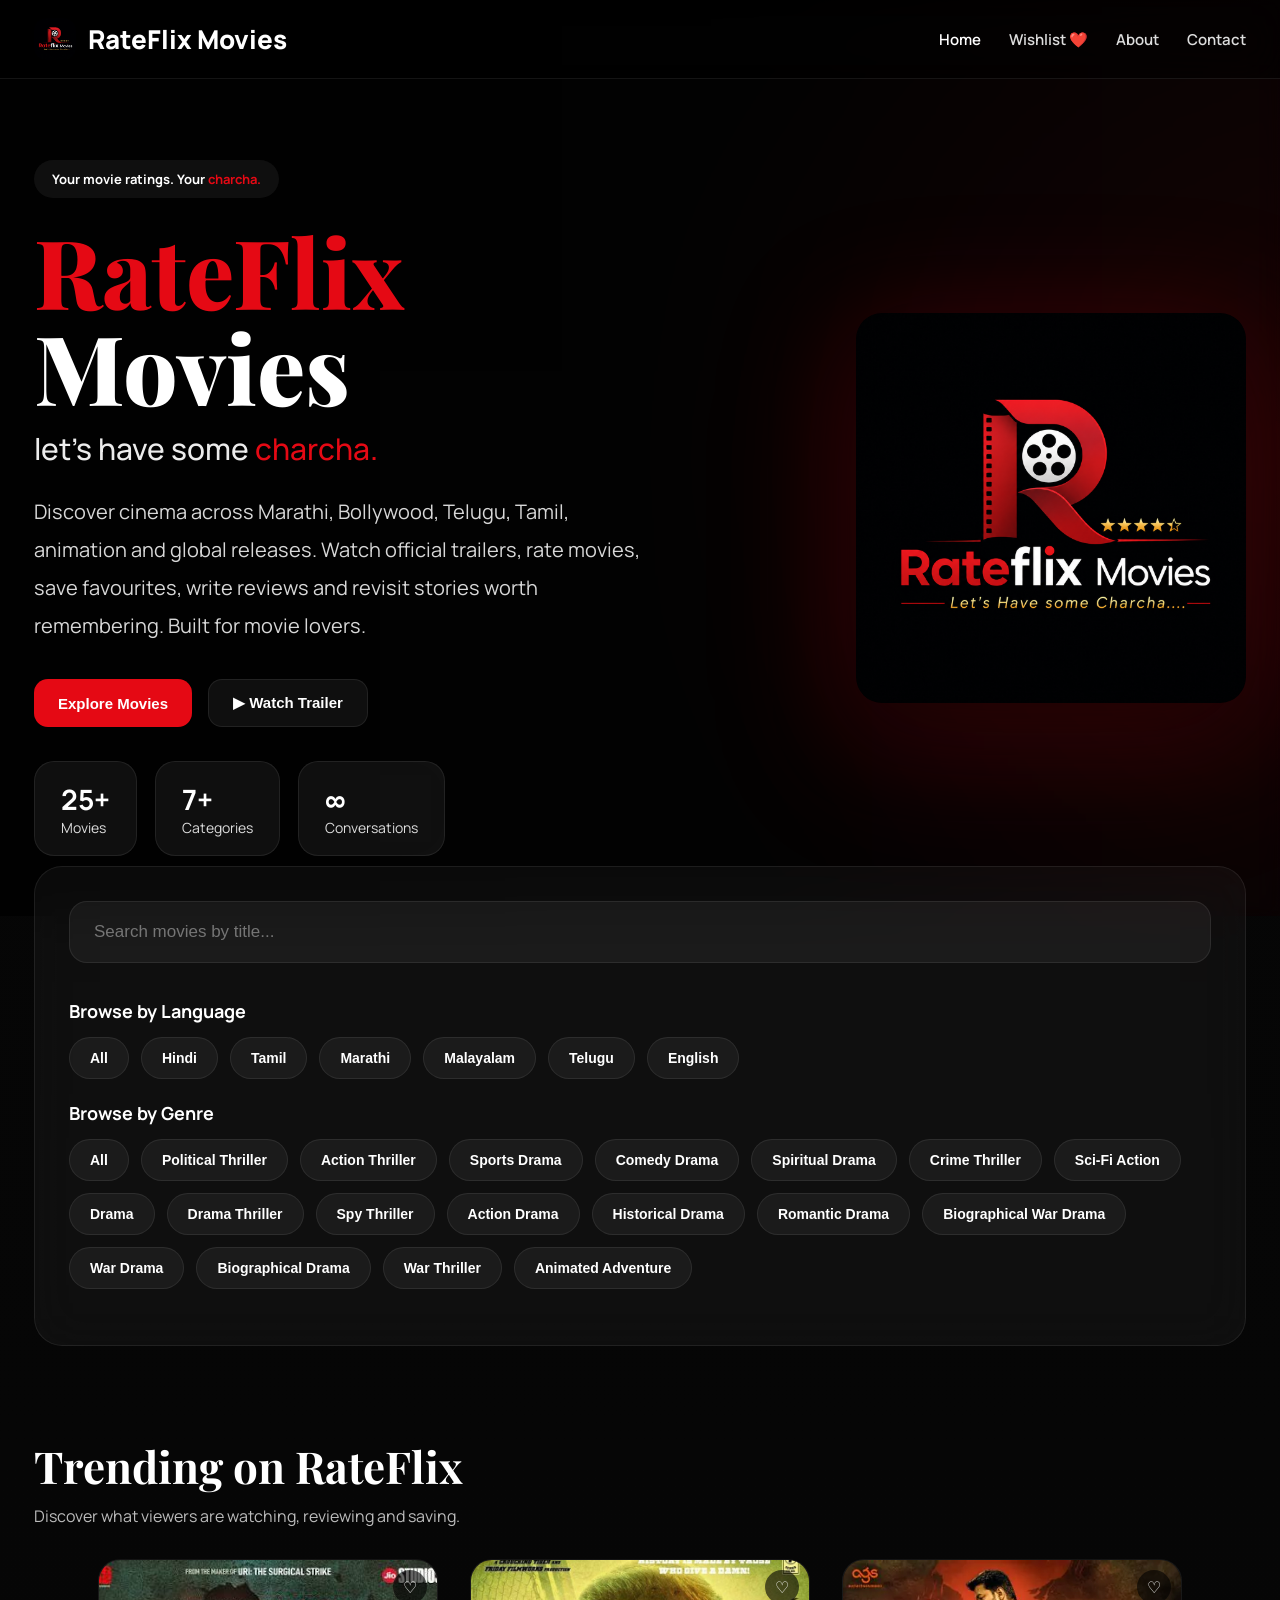
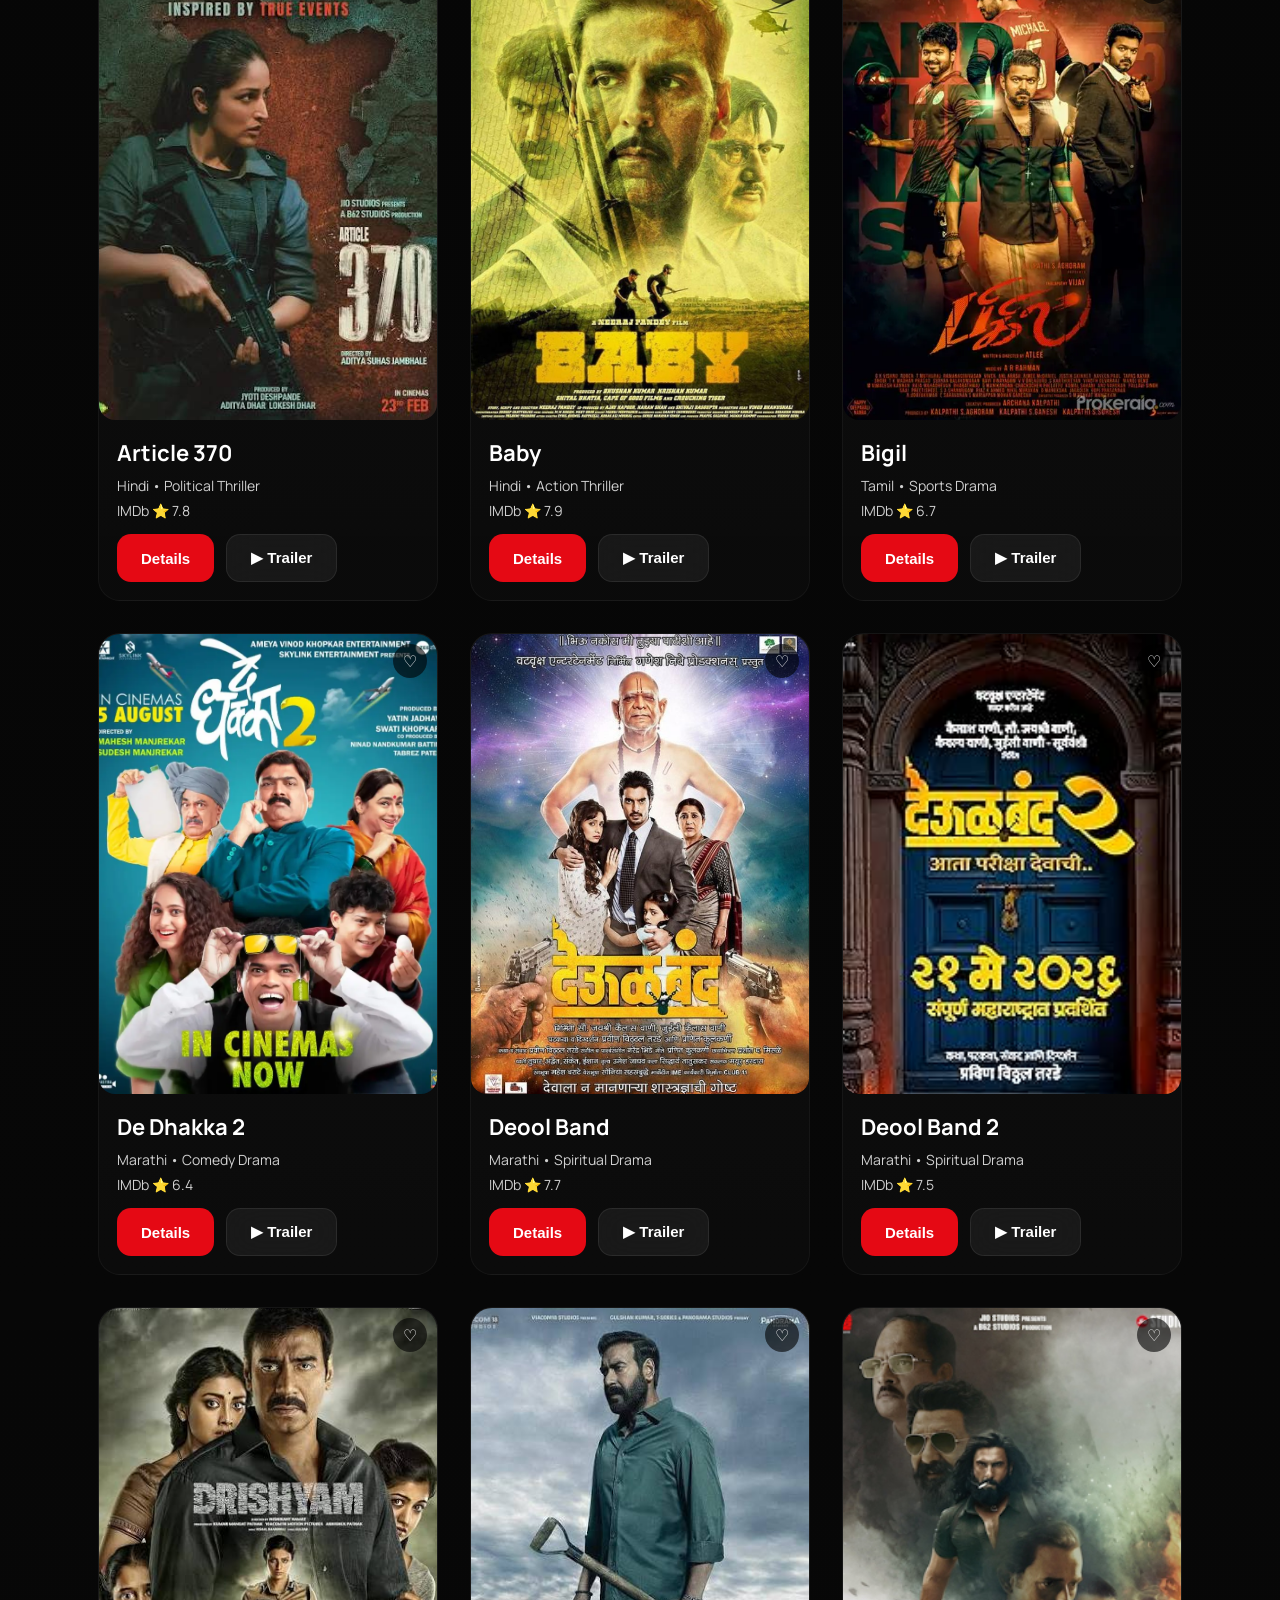
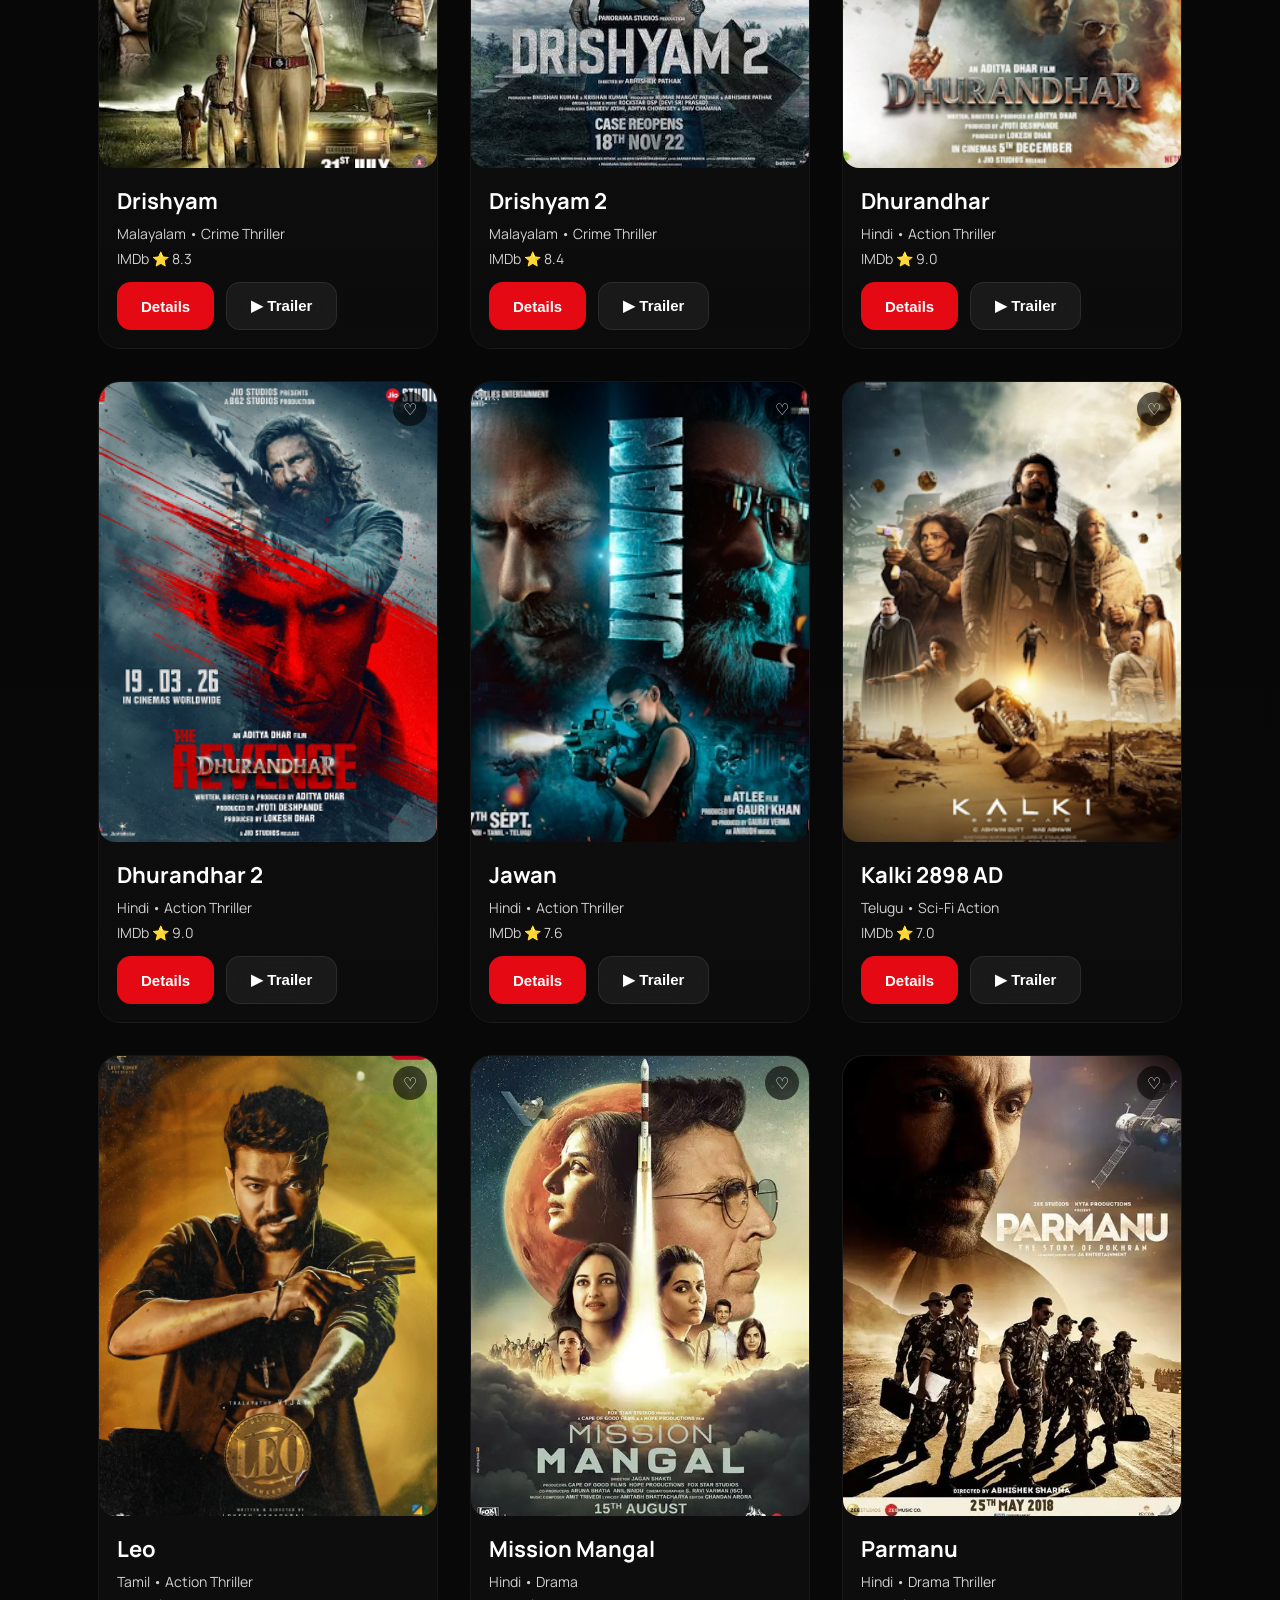
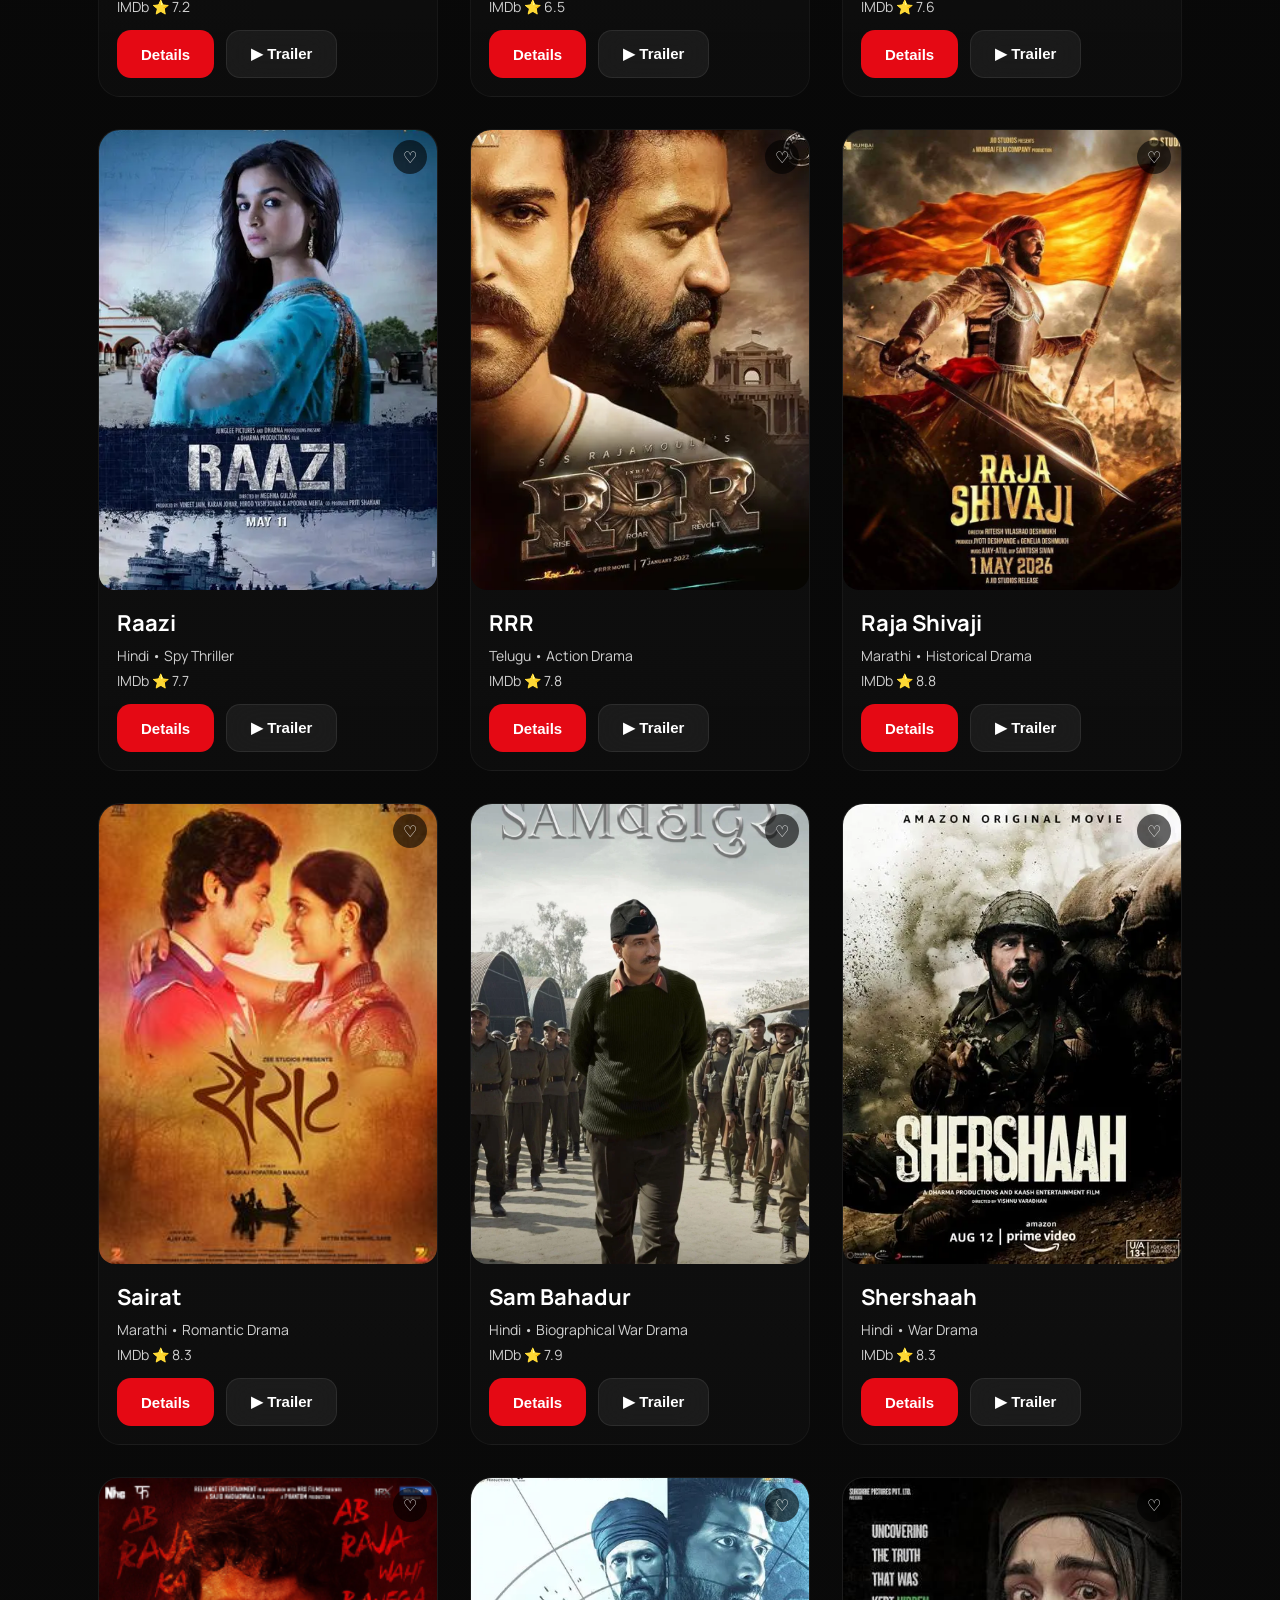
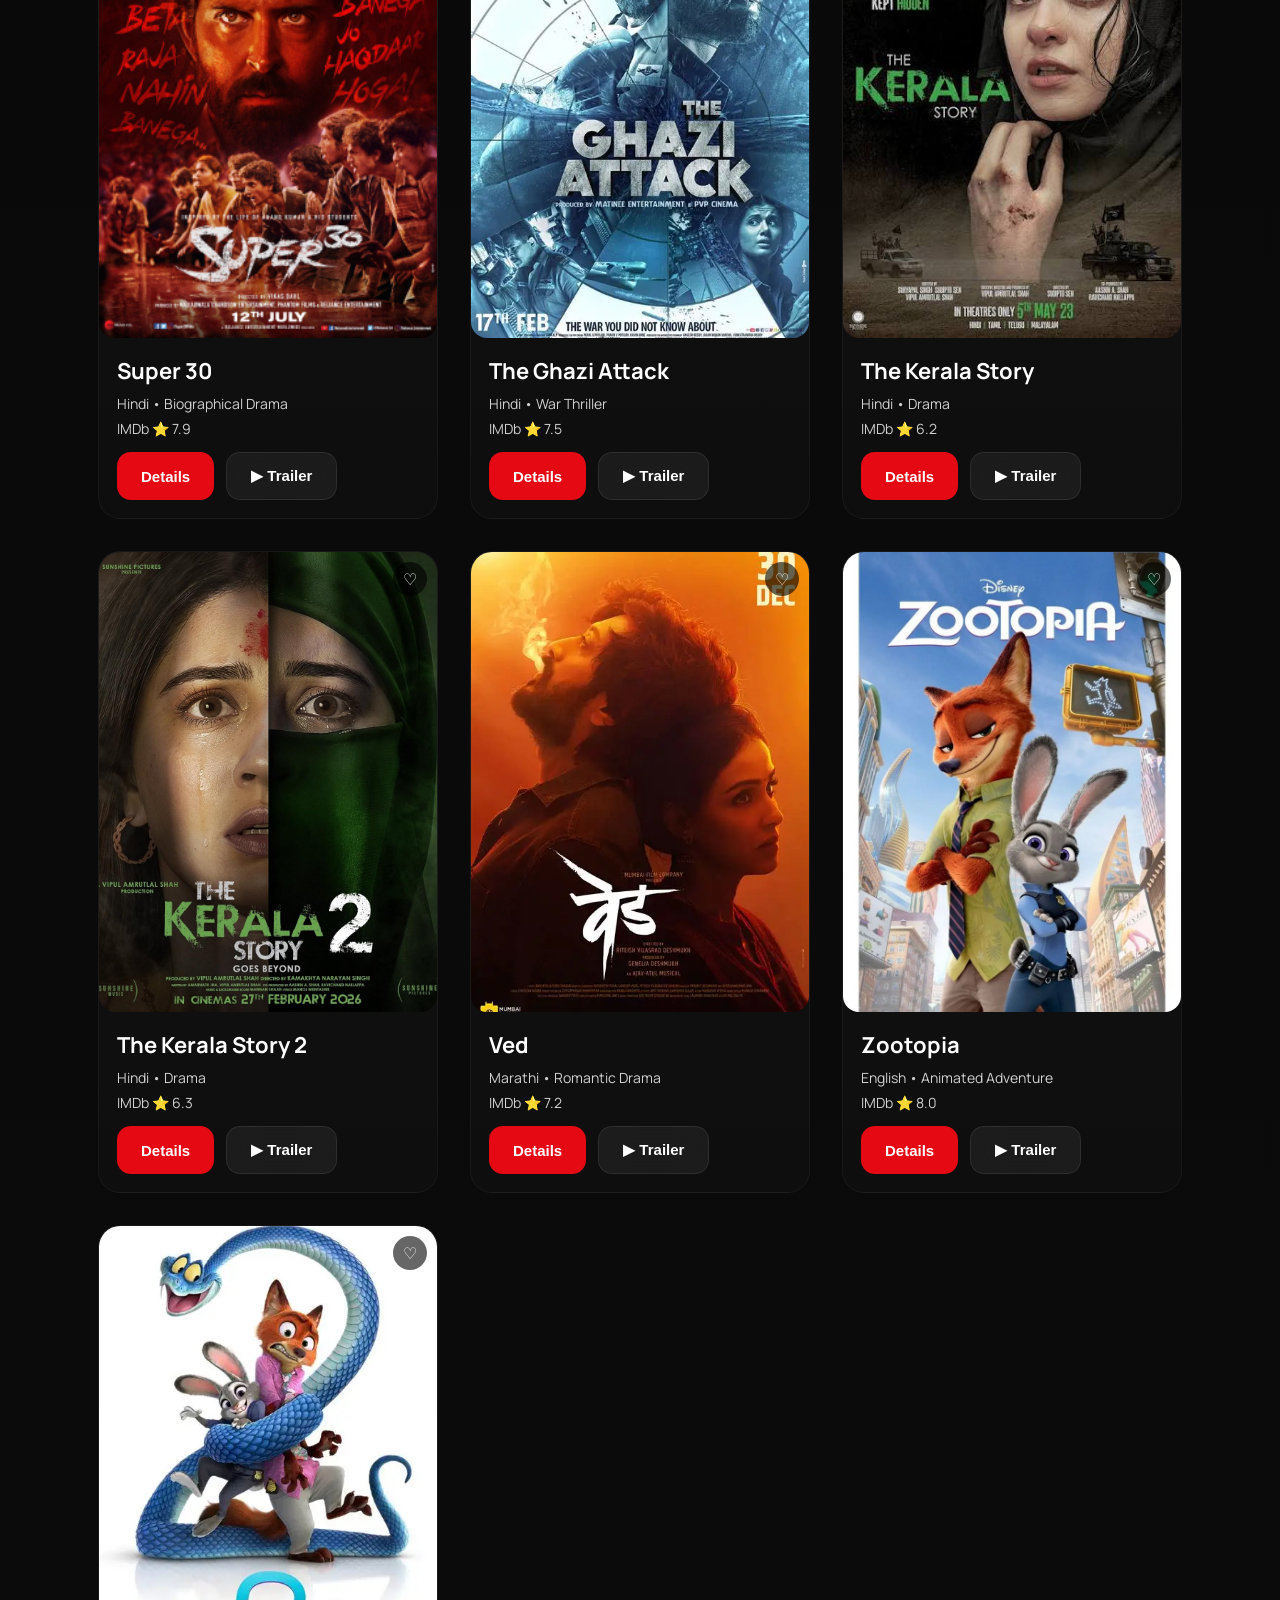
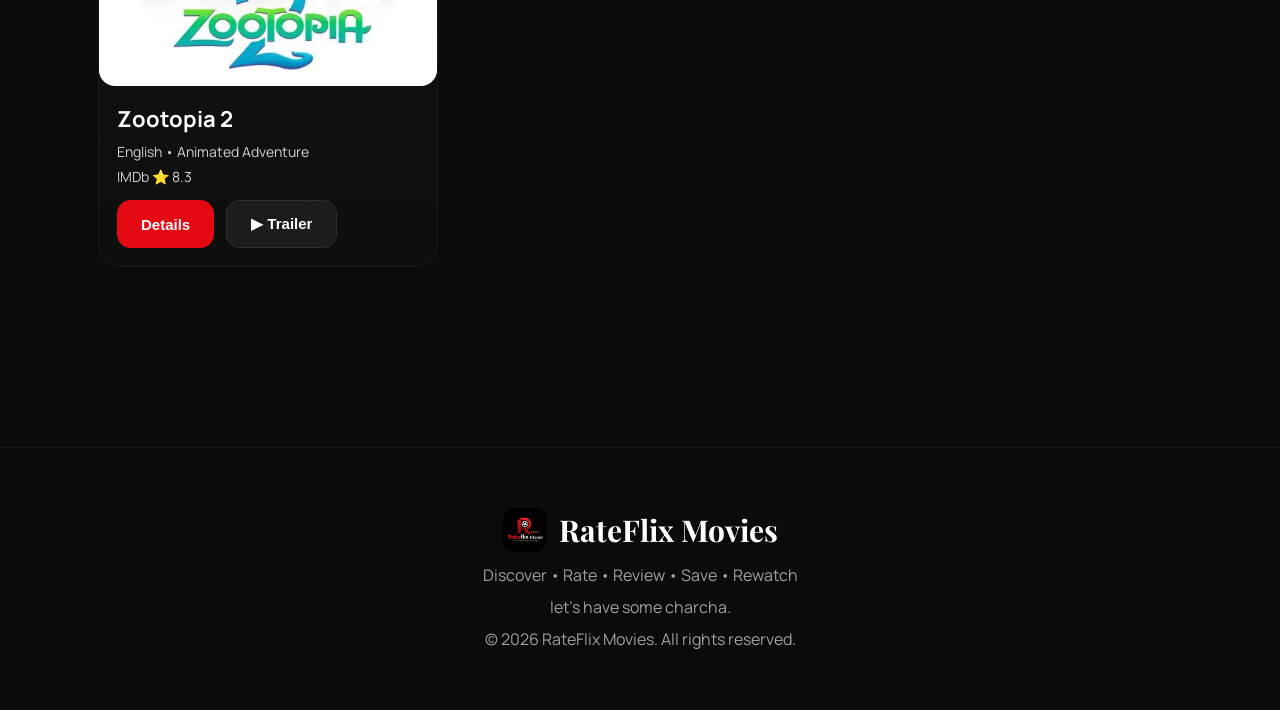
<file: index.html>
<!DOCTYPE html>
<html lang="en">

<head>
<meta charset="UTF-8"/>

<meta
name="viewport"
content="width=device-width, initial-scale=1.0"
/>

<title>RateFlix Movies</title>

<link rel="preconnect" href="https://fonts.googleapis.com">
<link rel="preconnect" href="https://fonts.gstatic.com" crossorigin>

<link
href="https://fonts.googleapis.com/css2?family=Manrope:wght@400;500;600;700;800&family=Playfair+Display:wght@700;800&display=swap"
rel="stylesheet"
/>

<link
rel="icon"
type="image/jpg"
href="images/rateflixfevicon.jpg"
/>

<link
rel="stylesheet"
href="style.css"
/>

</head>

<body>

<nav class="navbar">

<div class="nav-container">

<a
href="index.html"
class="brand-logo"
>

<img
src="images/rateflixfevicon.jpg"
alt="RateFlix Movies"
/>

<span>

RateFlix Movies

</span>

</a>

<div class="nav-links">

<a
href="index.html"
class="active"
>
Home
</a>

<a href="wishlist.html">
Wishlist ❤️
</a>

<a href="about.html">
About
</a>

<a href="contact.html">
Contact
</a>

</div>

</div>

</nav>



<header class="hero">

<div class="hero-overlay"></div>

<div class="hero-container">

<div class="hero-left">

<div class="hero-badge">

Your movie ratings.
Your
<span class="highlight-red">

charcha.

</span>

</div>

<h1>

<span class="highlight-red">

RateFlix

</span>

Movies

</h1>

<p class="hero-tagline">

let’s have some
<span class="highlight-red">

charcha.

</span>

</p>

<p class="hero-description">

Discover cinema across Marathi, Bollywood, Telugu, Tamil, animation and global releases.

Watch official trailers, rate movies, save favourites, write reviews and revisit stories worth remembering.

Built for movie lovers.

</p>

<div class="hero-buttons">

<button
class="primary-btn"
onclick="scrollToMovies()"
>
Explore Movies
</button>

<button
class="secondary-btn"
onclick="openFeaturedTrailer()"
>
▶ Watch Trailer
</button>

</div>

<div class="hero-stats">

<div class="stat-box">

<h3>
25+
</h3>

<p>
Movies
</p>

</div>

<div class="stat-box">

<h3>
7+
</h3>

<p>
Categories
</p>

</div>

<div class="stat-box">

<h3>
∞
</h3>

<p>
Conversations
</p>

</div>

</div>

</div>



<div class="hero-right">

<img
src="images/rateflixfevicon.jpg"
alt="RateFlix"
class="hero-brand-image"
/>

</div>

</div>

</header>



<section class="discover-panel">

<div class="search-wrapper">

<input
id="searchInput"
type="text"
placeholder="Search movies by title..."
autocomplete="off"
/>

</div>


<div class="filter-wrapper">

<h3>

Browse by Language

</h3>

<div
id="languageFilters"
class="filter-row"
></div>

</div>


<div class="filter-wrapper">

<h3>

Browse by Genre

</h3>

<div
id="genreFilters"
class="filter-row"
></div>

</div>

</section>



<section
id="moviesSection"
class="movies-section"
>

<div class="section-heading">

<h2>

Trending on RateFlix

</h2>

<p>

Discover what viewers are watching, reviewing and saving.

</p>

</div>

<div
id="movieGrid"
class="movie-grid"
></div>

</section>



<div
id="modal"
class="modal hidden"
>

<div class="modal-content">

<button
id="closeModal"
class="close-modal"
>

✕

</button>

<div id="modalBody"></div>

</div>

</div>

<footer class="footer">

<div class="footer-brand">

<img
src="images/rateflixfevicon.jpg"
alt="RateFlix Movies"
/>

<h3>

RateFlix Movies

</h3>

</div>

<p>

Discover • Rate • Review • Save • Rewatch

</p>

<p>

let’s have some charcha.

</p>

<p class="copyright">

© 2026 RateFlix Movies. All rights reserved.

</p>

</footer>

<script src="script.js"></script>

</body>
</html>
</file>
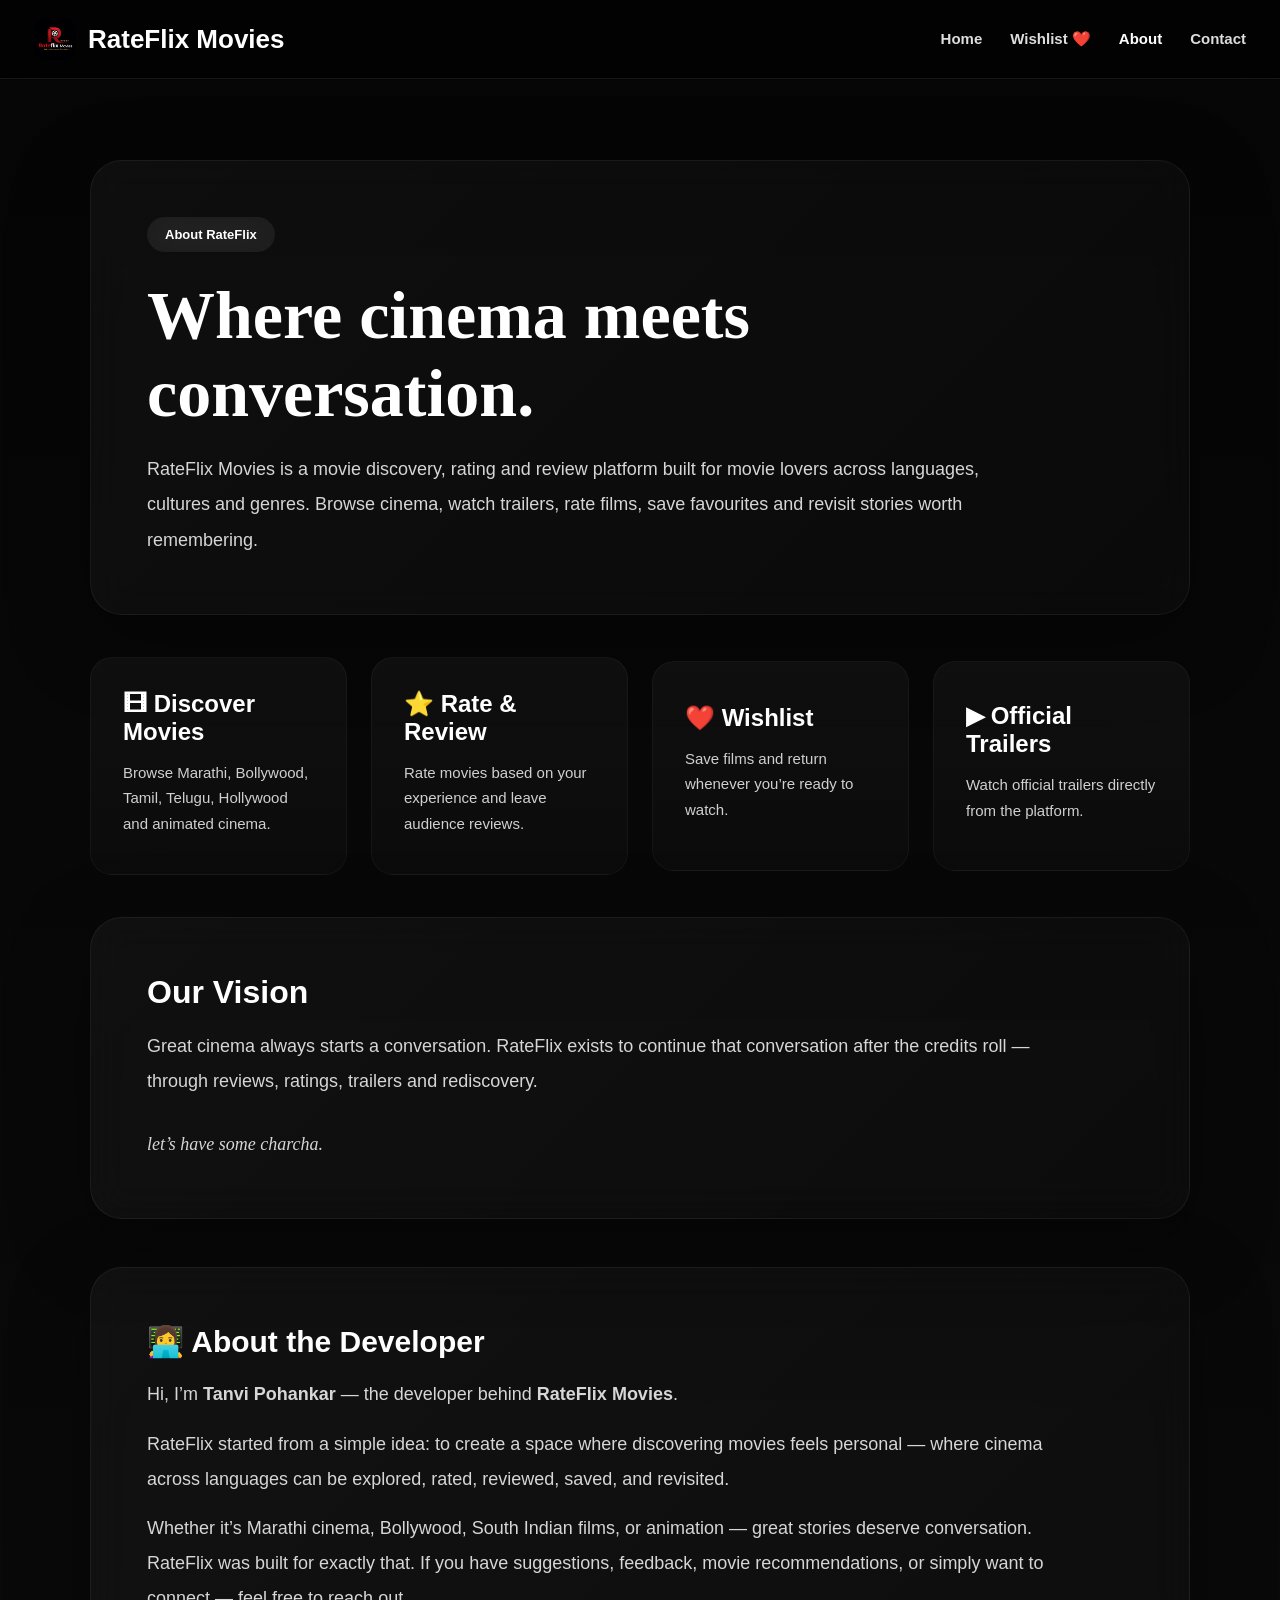
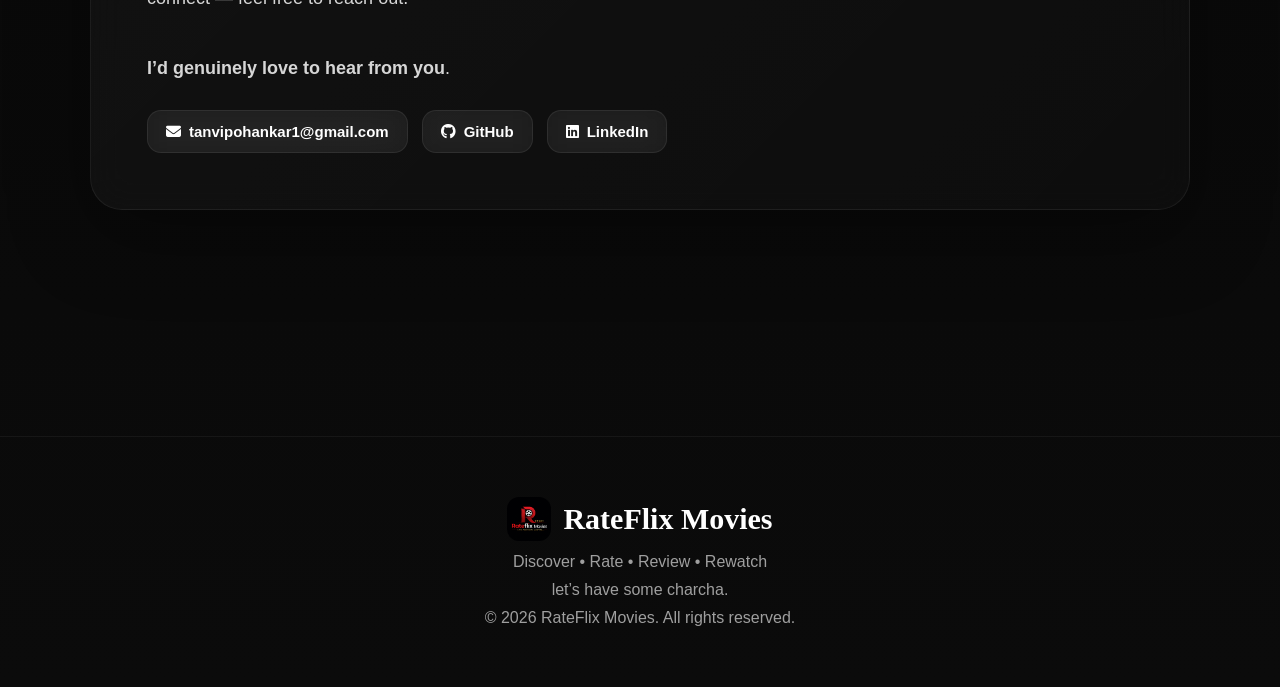
<file: about.html>
<!DOCTYPE html>
<html lang="en">

<head>
<link
rel="stylesheet"
href="https://cdnjs.cloudflare.com/ajax/libs/font-awesome/6.5.2/css/all.min.css"
/>
<meta charset="UTF-8"/>

<meta
name="viewport"
content="width=device-width, initial-scale=1.0"
/>

<title>About • RateFlix Movies</title>

<link
rel="icon"
type="image/jpg"
href="images/rateflixfevicon.jpg"
/>

<link rel="stylesheet" href="style.css"/>

</head>

<body>

<nav class="navbar">

<div class="nav-container">

<a href="index.html" class="brand-logo">

<img
src="images/rateflixfevicon.jpg"
alt="RateFlix Movies"
/>

<span>

RateFlix Movies

</span>

</a>

<div class="nav-links">

<a href="index.html">Home</a>
<a href="wishlist.html">Wishlist ❤️</a>
<a href="about.html" class="active">About</a>
<a href="contact.html">Contact</a>

</div>

</div>

</nav>



<section class="page">

<div class="about-container">

<div class="hero-badge">

About RateFlix

</div>

<h2>

Where cinema meets conversation.

</h2>

<p>

RateFlix Movies is a movie discovery, rating and review platform built for movie lovers across languages, cultures and genres.

Browse cinema, watch trailers, rate films, save favourites and revisit stories worth remembering.

</p>

</div>



<div class="about-features-grid">

<div class="movie-card">
<div class="movie-info">

<h3>🎞 Discover Movies</h3>

<p>

Browse Marathi, Bollywood, Tamil, Telugu, Hollywood and animated cinema.

</p>

</div>
</div>


<div class="movie-card">
<div class="movie-info">

<h3>⭐ Rate & Review</h3>

<p>

Rate movies based on your experience and leave audience reviews.

</p>

</div>
</div>


<div class="movie-card">
<div class="movie-info">

<h3>❤️ Wishlist</h3>

<p>

Save films and return whenever you’re ready to watch.

</p>

</div>
</div>


<div class="movie-card">
<div class="movie-info">

<h3>▶ Official Trailers</h3>

<p>

Watch official trailers directly from the platform.

</p>

</div>
</div>

</div>



<div class="about-container">

<h3>

Our Vision

</h3>

<p>

Great cinema always starts a conversation.

RateFlix exists to continue that conversation after the credits roll — through reviews, ratings, trailers and rediscovery.

</p>

<p class="about-quote">

let’s have some charcha.

</p>

</div>
<div class="about-container developer-section">

<h3>👩‍💻 About the Developer</h3>

<p>
Hi, I’m <strong>Tanvi Pohankar</strong> — the developer behind
<strong>RateFlix Movies</strong>.
</p>

<p>
RateFlix started from a simple idea:
to create a space where discovering movies feels personal —
where cinema across languages can be explored, rated, reviewed,
saved, and revisited.
</p>

<p>
Whether it’s Marathi cinema, Bollywood, South Indian films,
or animation — great stories deserve conversation.

RateFlix was built for exactly that.

If you have suggestions, feedback, movie recommendations,
or simply want to connect 
— feel free to reach out.
</br>
</br>

<strong>I’d genuinely love to hear from you</strong>.
</p>

<div class="developer-links">

<a href="mailto:tanvipohankar1@gmail.com">
<i class="fa-solid fa-envelope"></i>
<span>tanvipohankar1@gmail.com</span>
</a>

<a href="https://github.com/tanvipohankar-004" target="_blank">
<i class="fa-brands fa-github"></i>
<span>GitHub</span>
</a>

<a href="https://www.linkedin.com/in/tanvi-pohankar-6386682b6/" target="_blank">
<i class="fa-brands fa-linkedin"></i>
<span>LinkedIn</span>
</a>

</div>

</div>

</section>


<footer class="footer">

<div class="footer-brand">
<img src="images/rateflixfevicon.jpg" alt="RateFlix"/>
<h3>RateFlix Movies</h3>
</div>

<p>Discover • Rate • Review • Rewatch</p>

<p>let’s have some charcha.</p>

<p class="copyright">
© 2026 RateFlix Movies. All rights reserved.
</p>

</footer>
</body>
</html>
</file>
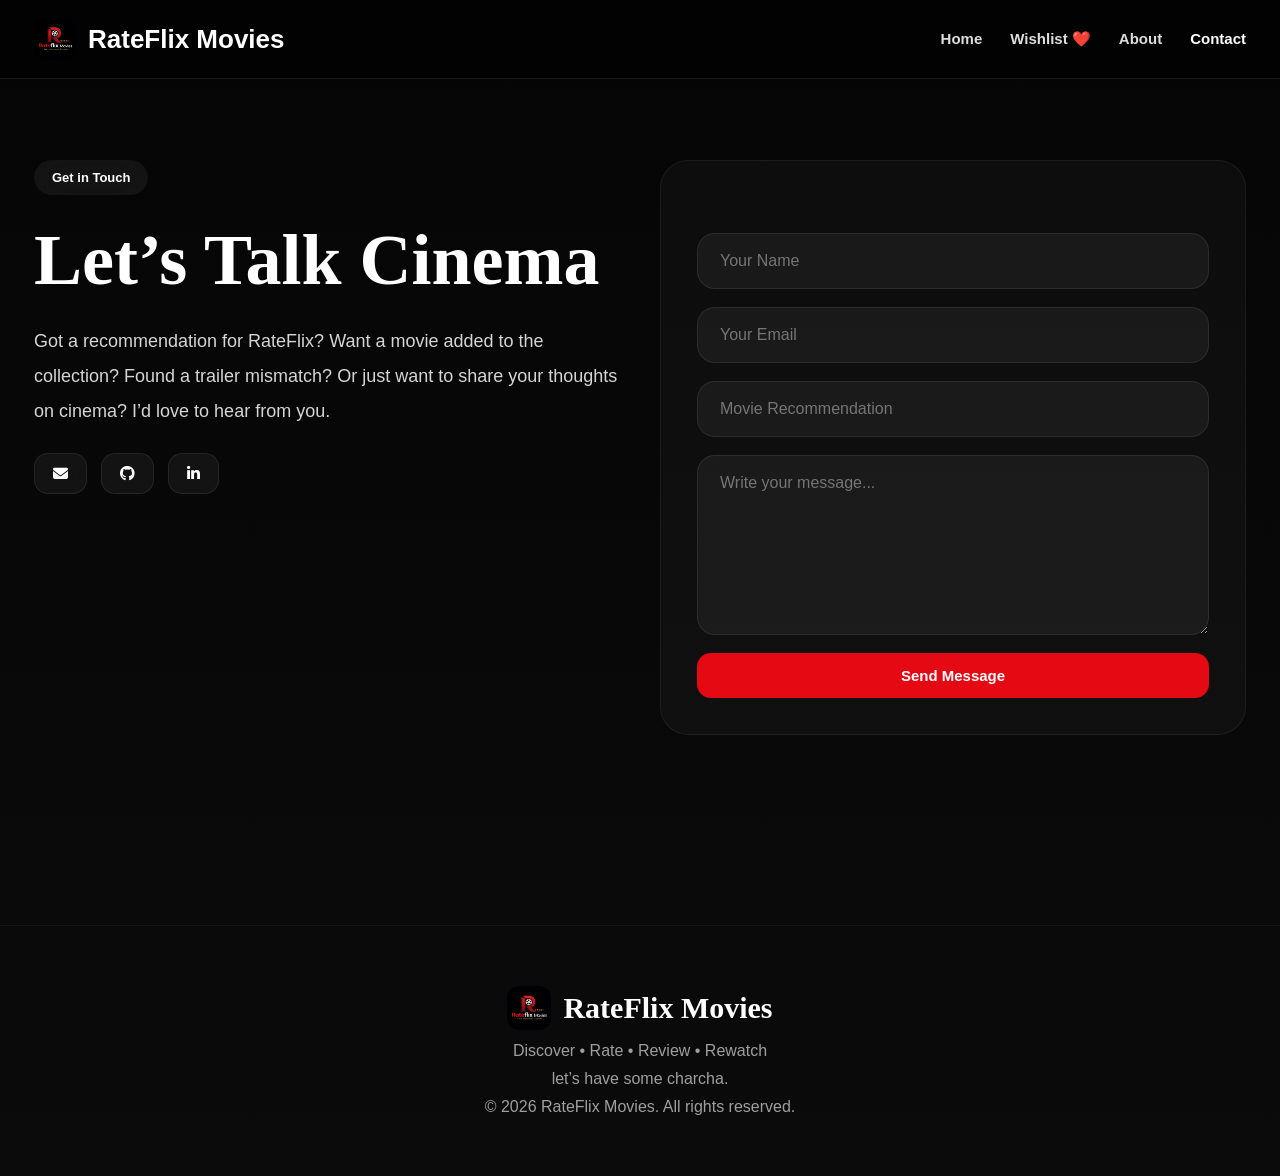
<file: contact.html>
<!DOCTYPE html>
<html lang="en">
<head>
<meta charset="UTF-8" />
<meta name="viewport" content="width=device-width, initial-scale=1.0"/>

<title>Contact • RateFlix Movies</title>

<link rel="icon" type="image/jpg" href="images/rateflixfevicon.jpg"/>

<link rel="stylesheet" href="style.css"/>

<link
rel="stylesheet"
href="https://cdnjs.cloudflare.com/ajax/libs/font-awesome/6.5.2/css/all.min.css"
/>

</head>

<body>

<nav class="navbar">
<div class="nav-container">

<a href="index.html" class="brand-logo">
<img src="images/rateflixfevicon.jpg" alt="RateFlix"/>
<span>RateFlix Movies</span>
</a>

<div class="nav-links">
<a href="index.html">Home</a>
<a href="wishlist.html">Wishlist ❤️</a>
<a href="about.html">About</a>
<a href="contact.html" class="active">Contact</a>
</div>

</div>
</nav>

<section class="page contact-page">

<div class="contact-layout">

<div class="contact-left">

<div class="hero-badge">
Get in Touch
</div>

<h2>Let’s Talk Cinema</h2>

<p>
Got a recommendation for RateFlix?
Want a movie added to the collection?
Found a trailer mismatch?
Or just want to share your thoughts on cinema?

I’d love to hear from you.
</p>

<div class="developer-links contact-links">

<a href="mailto:tanvipohankar1@gmail.com">
<i class="fa-solid fa-envelope"></i>
</a>

<a href="https://github.com/tanvipohankar-004" target="_blank">
<i class="fa-brands fa-github"></i>
</a>

<a href="https://www.linkedin.com/in/tanvi-pohankar-6386682b6/" target="_blank">
<i class="fa-brands fa-linkedin-in"></i>
</a>

</div>

</div>

<div class="contact-card">

<form
class="contact-form"
id="contactForm"
action="https://formsubmit.co/tanvipohankar1@gmail.com"
method="POST"
>

<input type="hidden" name="_captcha" value="false">

<input
type="text"
name="name"
placeholder="Your Name"
required
/>

<input
type="email"
name="email"
placeholder="Your Email"
required
/>

<input
type="text"
name="movie"
placeholder="Movie Recommendation"
/>

<textarea
name="message"
placeholder="Write your message..."
required
></textarea>

<button type="submit" class="primary-btn">
Send Message
</button>
<p id="formSuccessMessage" class="form-success-message">
Your response submitted successfully.
</p>
</form>

</div>

</div>

</section>

<footer class="footer">

<div class="footer-brand">
<img src="images/rateflixfevicon.jpg" alt="RateFlix"/>
<h3>RateFlix Movies</h3>
</div>

<p>Discover • Rate • Review • Rewatch</p>

<p>let’s have some charcha.</p>

<p class="copyright">
© 2026 RateFlix Movies. All rights reserved.
</p>

</footer>

<script>
document
.getElementById("contactForm")
.addEventListener("submit", function(){

setTimeout(() => {

document.getElementById("successMessage").innerText =
"✅ Your response submitted successfully.";

}, 500);

});


</script>
<script>
const form = document.querySelector(".contact-form");

if(form){
form.addEventListener("submit", function(e){

e.preventDefault();

const msg = document.getElementById("formSuccessMessage");

msg.classList.add("show");

form.reset();

setTimeout(()=>{
msg.classList.remove("show");
},4000);

});
}
</script>
</body>
</html>
</file>
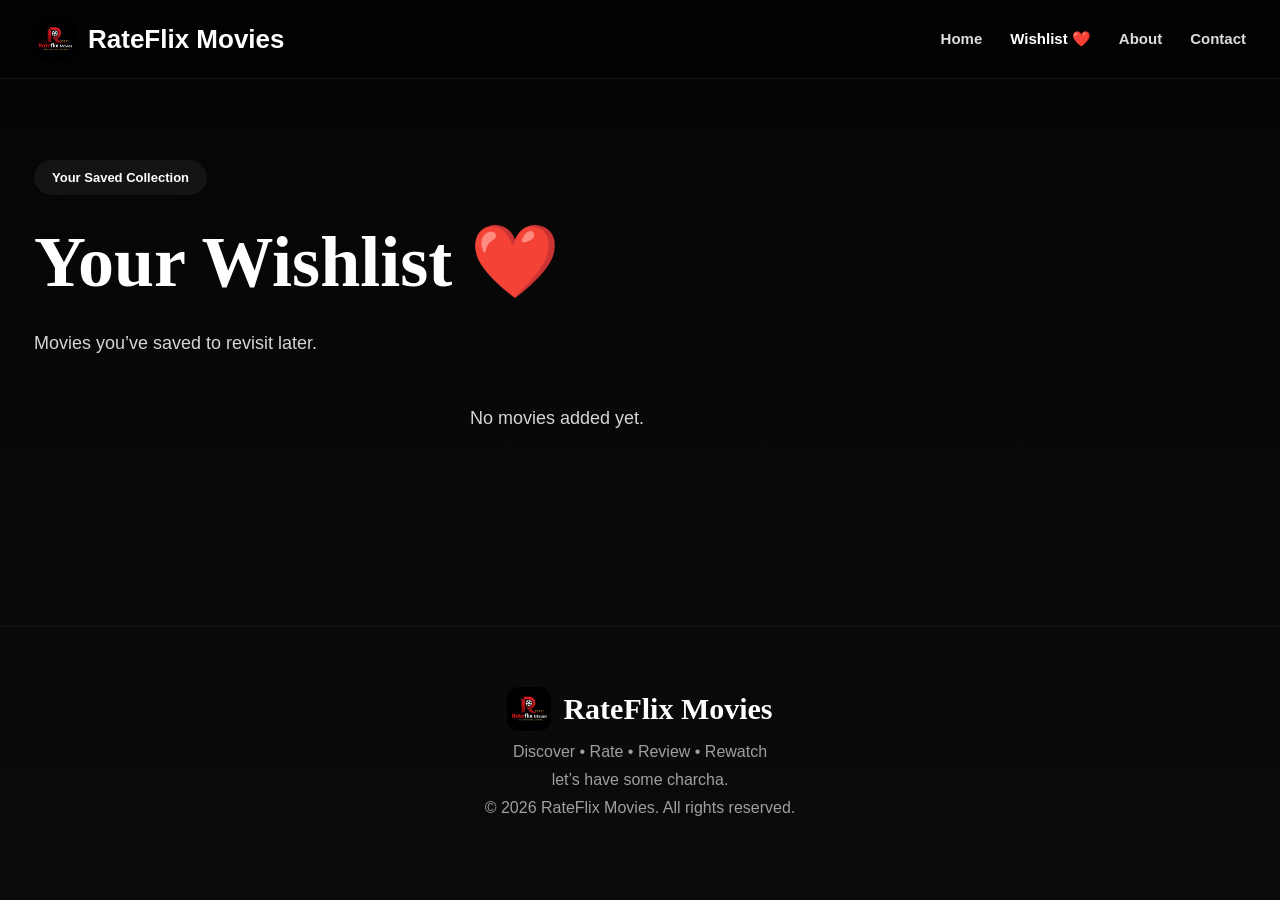
<file: wishlist.html>
<!DOCTYPE html>
<html lang="en">

<head>

<meta charset="UTF-8"/>

<meta
name="viewport"
content="width=device-width, initial-scale=1.0"
/>

<title>Wishlist • RateFlix Movies</title>

<link
rel="icon"
type="image/jpg"
href="images/rateflixfevicon.jpg"
/>

<link rel="stylesheet" href="style.css"/>

</head>

<body>

<nav class="navbar">

<div class="nav-container">

<a href="index.html" class="brand-logo">

<img
src="images/rateflixfevicon.jpg"
alt="RateFlix"
/>

<span>

RateFlix Movies

</span>

</a>

<div class="nav-links">

<a href="index.html">Home</a>
<a href="wishlist.html" class="active">Wishlist ❤️</a>
<a href="about.html">About</a>
<a href="contact.html">Contact</a>

</div>

</div>

</nav>



<section class="page">

<div class="wishlist-header">

<div class="hero-badge">

Your Saved Collection

</div>

<h2>

Your Wishlist ❤️

</h2>

<p>

Movies you’ve saved to revisit later.

</p>

</div>

<div
id="wishlistGrid"
class="movie-grid"
></div>

</section>



<footer class="footer">

<div class="footer-brand">

<img
src="images/rateflixfevicon.jpg"
alt="RateFlix"
/>

<h3>

RateFlix Movies

</h3>

</div>

<p>

Discover • Rate • Review • Rewatch

</p>

<p>

let’s have some charcha.

</p>

<p class="copyright">

© 2026 RateFlix Movies. All rights reserved.

</p>

</footer>



<script>


const movies =
JSON.parse(
localStorage.getItem("movies")
) || [];

let wishlist =
JSON.parse(
localStorage.getItem("wishlist")
) || [];

function removeFromWishlist(id){

wishlist = wishlist.filter(
movieId => movieId !== id
);

localStorage.setItem(
"wishlist",
JSON.stringify(wishlist)
);

renderWishlist();
}

function renderWishlist(){

const wishlistMovies =
movies.filter(movie =>
wishlist.includes(movie.id)
);

document
.getElementById("wishlistGrid")
.innerHTML =

wishlistMovies.length

? wishlistMovies.map(
movie => `

<div
class="movie-card"
style="position:relative;"
>

<button
onclick="removeFromWishlist(${movie.id})"
style="
position:absolute;
top:12px;
right:12px;
width:38px;
height:38px;
border:none;
border-radius:50%;
background:rgba(0,0,0,.75);
color:white;
font-size:20px;
cursor:pointer;
z-index:50;
"
>
✕
</button>

<img
src="${movie.poster}"
alt="${movie.title}"
>

<div class="movie-info">

<h3>${movie.title}</h3>

<p>
${movie.language} • ${movie.genre}
</p>

<p>
IMDb ⭐ ${movie.imdb}
</p>

</div>

</div>

`
).join("")

: `<p>No movies added yet.</p>`;
}

renderWishlist();

</script>



</body>
</html>
</file>
<file: style.css>
/* =========================
RATEFLIX MOVIES — FULL UI SYSTEM
========================= */

*{
margin:0;
padding:0;
box-sizing:border-box;
}

:root{
--bg:#070707;
--surface:#121212;
--surface-2:#181818;
--text:#ffffff;
--muted:#cfcfcf;
--accent:#e50914;
--glass:rgba(255,255,255,.06);
--border:rgba(255,255,255,.08);
}

html{
scroll-behavior:smooth;
}

body{
font-family:'Manrope',sans-serif;
background:
linear-gradient(
180deg,
#050505 0%,
#0b0b0b 100%
);
color:var(--text);
overflow-x:hidden;
min-height:100vh;
}

/* =========================
NAVBAR
========================= */

.navbar{
position:fixed;
top:0;
left:0;
width:100%;
z-index:999;
backdrop-filter:blur(20px);
background:rgba(0,0,0,.45);
border-bottom:1px solid var(--border);
}

.nav-container{
max-width:1440px;
margin:auto;
padding:18px 34px;
display:flex;
justify-content:space-between;
align-items:center;
gap:24px;
}

.logo{
text-decoration:none;
color:white;
font-size:26px;
font-weight:800;
}

.nav-links{
display:flex;
gap:28px;
flex-wrap:wrap;
}

.nav-links a{
color:#ddd;
text-decoration:none;
font-size:15px;
font-weight:600;
transition:.25s;
}

.nav-links a:hover{
color:white;
}

/* =========================
HERO
========================= */

.hero{
min-height:95vh;
position:relative;
display:flex;
align-items:center;
padding-top:100px;

background:
linear-gradient(
90deg,
rgba(0,0,0,.86),
rgba(0,0,0,.55)
),
url("images/sairat.jpg");

background-size:cover;
background-position:center;
}

.hero::after{
content:"";
position:absolute;
inset:0;
backdrop-filter:blur(8px);
}

.hero-container{
position:relative;
z-index:2;

max-width:1440px;
margin:auto;

width:100%;

padding:60px 34px;

display:grid;
grid-template-columns:1.2fr .8fr;
gap:50px;
align-items:center;
}

.hero-badge{
display:inline-block;
padding:10px 18px;
background:var(--glass);
border-radius:999px;
backdrop-filter:blur(18px);
font-size:13px;
font-weight:700;
margin-bottom:24px;
}

.hero h1{
font-family:'Playfair Display',serif;
font-size:clamp(60px,9vw,96px);
line-height:1;
font-weight:800;
}

.hero-tagline{
font-size:26px;
margin-top:14px;
color:#ececec;
}

.hero-description{
margin-top:24px;
max-width:650px;
line-height:1.9;
font-size:18px;
color:#d7d7d7;
}

.hero-buttons{
display:flex;
gap:16px;
flex-wrap:wrap;
margin-top:34px;
}

.hero-right img{
width:100%;
max-width:390px;
display:block;
margin-left:auto;
border-radius:26px;
box-shadow:
0 30px 80px rgba(0,0,0,.45);
}

/* =========================
BUTTONS
========================= */

.primary-btn,
.secondary-btn{
padding:14px 24px;
border:none;
border-radius:14px;
cursor:pointer;
font-size:15px;
font-weight:700;
transition:.25s;
}

.primary-btn{
background:var(--accent);
color:white;
}

.primary-btn:hover{
transform:translateY(-2px);
}

.secondary-btn{
background:var(--glass);
backdrop-filter:blur(18px);
color:white;
border:1px solid var(--border);
}

.secondary-btn:hover{
background:#202020;
}

/* =========================
STATS
========================= */

.hero-stats{
display:flex;
gap:18px;
margin-top:34px;
flex-wrap:wrap;
}

.stat-box{
background:var(--glass);
padding:18px 26px;
border-radius:20px;
border:1px solid var(--border);
backdrop-filter:blur(20px);
}

.stat-box h3{
font-size:28px;
}

.stat-box p{
font-size:14px;
color:#ddd;
}

/* =========================
DISCOVER PANEL
========================= */

.discover-panel{
max-width:1440px;
margin:auto;
margin-top:-50px;
margin-left:34px;
margin-right:34px;
padding:34px;
border-radius:28px;
background:rgba(255,255,255,.04);
backdrop-filter:blur(24px);
border:1px solid var(--border);
position:relative;
z-index:5;
}

.search-wrapper input{
width:100%;
padding:20px 24px;
border-radius:18px;
border:1px solid var(--border);
background:rgba(255,255,255,.05);
color:white;
font-size:17px;
outline:none;
margin-bottom:28px;
}

.filter-wrapper{
margin-top:8px;
}

.filter-wrapper h3{
font-size:18px;
margin-bottom:14px;
}

.filter-row{
display:flex;
flex-wrap:wrap;
gap:12px;
margin-bottom:22px;
}

.filter-btn{
padding:12px 20px;
border:none;
border-radius:999px;
cursor:pointer;
font-size:14px;
font-weight:700;
background:rgba(255,255,255,.05);
color:white;
border:1px solid var(--border);
transition:.25s;
}

.filter-btn:hover{
background:var(--accent);
}

/* =========================
MOVIES
========================= */

.movies-section{
max-width:1440px;
margin:auto;
padding:90px 34px;
}

.section-heading{
margin-bottom:32px;
}

.section-heading h2{
font-family:'Playfair Display',serif;
font-size:44px;
}

.section-heading p{
margin-top:10px;
color:#bbb;
}

.movie-grid{
display:grid;
grid-template-columns:
repeat(auto-fit,minmax(280px,1fr));
gap:30px;
}

.movie-card{
background:
linear-gradient(
180deg,
rgba(255,255,255,.04),
rgba(255,255,255,.02)
);

border-radius:22px;
overflow:hidden;
border:1px solid rgba(255,255,255,.04);
transition:.3s;
}

.movie-card:hover{
transform:translateY(-10px);
box-shadow:
0 24px 60px rgba(0,0,0,.4);
}

.movie-card img{
width:100%;
height:420px;
object-fit:cover;
display:block;
}

.movie-info{
padding:18px;
}

.movie-info h3{
font-size:22px;
margin-bottom:8px;
}

.movie-info p{
font-size:14px;
color:#d0d0d0;
margin-bottom:6px;
}

.btn-row{
display:flex;
gap:12px;
margin-top:14px;
flex-wrap:wrap;
}
 
/* Modal */
.modal{
position:fixed;
inset:0;
background:rgba(0,0,0,.88);
display:flex;
justify-content:center;
align-items:center;
padding:24px;
z-index:9999;
}

.hidden{
display:none;
}

.modal-content{
width:min(920px,95%);
background:#111;
border-radius:28px;
padding:36px;
max-height:90vh;
overflow:auto;
border:1px solid rgba(255,255,255,.05);
}

.close-modal{
position:absolute;
top:20px;
right:20px;
width:42px;
height:42px;
border:none;
border-radius:50%;
background:#222;
color:white;
cursor:pointer;
}

/* =========================
GENERIC PAGE SYSTEM
========================= */

.page{
max-width:1280px;
margin:auto;
padding:160px 34px 100px;
}

.page h2{
font-family:'Playfair Display',serif;
font-size:clamp(44px,7vw,72px);
margin-bottom:22px;
}

.page h3{
font-size:28px;
margin-bottom:18px;
}

.page p{
font-size:18px;
line-height:1.95;
color:#d5d5d5;
max-width:900px;
}

.page ul{
margin-top:24px;
padding-left:24px;
}

.page li{
font-size:17px;
line-height:2;
color:#d8d8d8;
}

/* =========================
CONTACT
========================= */

.contact-form{
max-width:700px;
display:flex;
flex-direction:column;
gap:18px;
margin-top:36px;
}

.contact-form input,
.contact-form textarea{
padding:18px 22px;
border-radius:18px;
background:rgba(255,255,255,.05);
border:1px solid var(--border);
color:white;
font-size:16px;
outline:none;
font-family:'Manrope',sans-serif;
}

.contact-form textarea{
min-height:180px;
resize:vertical;
}

/* =========================
WISHLIST
========================= */

#wishlistGrid{
display:grid;
grid-template-columns:
repeat(auto-fit,minmax(280px,1fr));
gap:32px;
margin-top:40px;
}

/* =========================
FOOTER
========================= */

.footer{
margin-top:90px;
padding:60px 34px;
text-align:center;
border-top:1px solid rgba(255,255,255,.05);
}

.footer h3{
font-family:'Playfair Display',serif;
font-size:30px;
}

.footer p{
margin-top:10px;
color:#9f9f9f;
}

/* =========================
SCROLLBAR
========================= */

body::-webkit-scrollbar{
width:8px;
}

body::-webkit-scrollbar-thumb{
background:#262626;
border-radius:999px;
}

/* =========================
RESPONSIVE
========================= */

@media(max-width:980px){

.hero-container{
grid-template-columns:1fr;
text-align:center;
}

.hero-description{
margin-inline:auto;
}

.hero-right img{
margin:auto;
margin-top:24px;
}

.nav-container{
flex-direction:column;
}

.nav-links{
justify-content:center;
}

.discover-panel{
margin-inline:16px;
}

.page{
padding:130px 20px 80px;
}

.movies-section{
padding:80px 20px;
}

}.modal-grid{
  display:grid;
  grid-template-columns: 1fr 1.6fr;
  gap:30px;
  align-items:start;
}

.modal-left img{
  width:100%;
  border-radius:18px;
  box-shadow:0 20px 50px rgba(0,0,0,.5);
}

.modal-right h2{
  font-size:32px;
  margin-bottom:10px;
}

.meta{
  display:flex;
  gap:10px;
  flex-wrap:wrap;
  margin-bottom:15px;
}

.meta span{
  background:rgba(255,255,255,.06);
  padding:6px 10px;
  border-radius:999px;
  font-size:13px;
}

.overview{
  margin:15px 0;
  color:#ccc;
  line-height:1.6;
}

.details-grid{
  display:grid;
  grid-template-columns:1fr 1fr;
  gap:10px;
  margin-top:20px;
  font-size:14px;
  color:#ddd;
}

.modal-actions{
  display:flex;
  gap:12px;
  margin-top:20px;
  flex-wrap:wrap;
}

@media(max-width:900px){
  .modal-grid{
    grid-template-columns:1fr;
  }
}/* =========================
ABOUT PAGE — COMPLETE
========================= */

.about-container{
max-width:1100px;
margin:auto;
padding:56px;
border-radius:32px;
background:
linear-gradient(
135deg,
rgba(255,255,255,.04),
rgba(255,255,255,.02)
);
border:1px solid rgba(255,255,255,.06);
backdrop-filter:blur(20px);
box-shadow:0 24px 80px rgba(0,0,0,.35);
margin-bottom:36px;
}

.about-container h2{
font-family:'Playfair Display',serif;
font-size:clamp(44px,6vw,68px);
margin-bottom:20px;
line-height:1.15;
}

.about-container h3{
font-size:32px;
margin-bottom:18px;
font-weight:700;
}

.about-container p{
font-size:18px;
line-height:1.95;
color:#d6d6d6;
max-width:900px;
}

/* FEATURE CARDS */

.about-features-grid{
display:grid;
grid-template-columns:repeat(auto-fit,minmax(240px,1fr));
gap:24px;
margin:42px auto;
max-width:1100px;
}

.about-features-grid .movie-card{
max-width:100%;
min-height:210px;
display:flex;
align-items:center;
justify-content:center;
padding:8px;
}

.about-features-grid .movie-info{
padding:24px;
text-align:left;
}

.about-features-grid h3{
font-size:24px;
margin-bottom:14px;
}

.about-features-grid p{
font-size:15px;
line-height:1.7;
color:#d0d0d0;
}

/* VISION QUOTE */

.about-quote{
font-family:'Playfair Display',serif;
font-size:clamp(34px,5vw,52px);
font-style:italic;
margin-top:28px;
color:white;
line-height:1.2;
}

/* DEVELOPER SECTION */

.developer-section{
margin-top:36px;
}

.developer-section h3{
font-size:30px;
margin-bottom:18px;
}

.developer-section p{
margin-bottom:14px;
}

/* SOCIAL LINKS */

.developer-links{
display:flex;
flex-wrap:wrap;
gap:16px;
margin-top:28px;
}

.developer-links a{
display:flex;
align-items:center;
gap:10px;
padding:14px 22px;
border-radius:16px;
text-decoration:none;
font-size:15px;
font-weight:700;
color:white;
background:rgba(255,255,255,.05);
border:1px solid rgba(255,255,255,.08);
backdrop-filter:blur(14px);
transition:.25s ease;
}

.developer-links a:hover{
background:var(--accent);
border-color:var(--accent);
transform:translateY(-3px);
box-shadow:0 12px 28px rgba(229,9,20,.28);
}

/* MOBILE */

@media(max-width:768px){

.about-container{
padding:30px 22px;
}

.about-features-grid{
grid-template-columns:1fr;
}

.about-container h2{
font-size:40px;
}

.about-container h3{
font-size:26px;
}

.developer-links{
flex-direction:column;
}

.developer-links a{
width:100%;
justify-content:center;
}

.about-quote{
font-size:34px;
}

}
/* =========================
DETAILS MODAL
========================= */

.modal{
position:fixed;
inset:0;
background:rgba(0,0,0,.92);
display:flex;
justify-content:center;
align-items:center;
padding:24px;
z-index:9999;
}

.hidden{
display:none;
}

.modal-content{
position:relative;
width:min(1050px,96%);
max-height:90vh;
overflow-y:auto;

background:
linear-gradient(
180deg,
#111,
#0c0c0c
);

border-radius:30px;

padding:36px;

border:
1px solid rgba(255,255,255,.06);

box-shadow:
0 30px 80px rgba(0,0,0,.55);
}

.close-modal{
position:absolute;
top:18px;
right:18px;

width:42px;
height:42px;

border:none;
border-radius:50%;

background:#1f1f1f;
color:white;
font-size:20px;
cursor:pointer;
}

.modal-grid{
display:grid;
grid-template-columns:320px 1fr;
gap:34px;
align-items:start;
}

.modal-left img{
width:100%;
height:auto;
display:block;
border-radius:20px;

box-shadow:
0 18px 45px rgba(0,0,0,.5);
}

.modal-right h2{
font-family:'Playfair Display',serif;
font-size:44px;
line-height:1.1;
margin-bottom:14px;
}

.meta{
display:flex;
gap:10px;
flex-wrap:wrap;
margin-bottom:20px;
}

.meta span{
padding:8px 12px;

background:
rgba(255,255,255,.06);

border-radius:999px;

font-size:13px;

border:
1px solid rgba(255,255,255,.06);
}

.overview{
font-size:16px;
line-height:1.8;
color:#d6d6d6;
margin-bottom:22px;
}

.details-grid{
display:grid;
grid-template-columns:1fr 1fr;
gap:14px;
margin-bottom:22px;
}

.details-grid div{
padding:14px;

background:
rgba(255,255,255,.04);

border-radius:16px;

font-size:14px;
}

.modal-actions{
display:flex;
gap:12px;
flex-wrap:wrap;
margin-top:16px;
}

@media(max-width:900px){

.modal-grid{
grid-template-columns:1fr;
}

.modal-left img{
max-width:320px;
margin:auto;
}

.modal-right h2{
font-size:34px;
}

.details-grid{
grid-template-columns:1fr;
}

}
/* =========================
RATEFLIX BRANDING UPDATE
========================= */

.brand-logo{
display:flex;
align-items:center;
gap:12px;
text-decoration:none;
color:white;
font-size:26px;
font-weight:800;
}

.brand-logo img{
width:38px;
height:38px;
object-fit:cover;
border-radius:10px;
}

.hero-brand-image{
width:100%;
max-width:620px;
display:block;
margin-left:auto;

filter:
drop-shadow(0 20px 60px rgba(229,9,20,.28));

border-radius:20px;
}

.footer-brand{
display:flex;
align-items:center;
justify-content:center;
gap:12px;
margin-bottom:12px;
}

.footer-brand img{
width:42px;
height:42px;
border-radius:12px;
object-fit:cover;
}

.hero{
background:
linear-gradient(
90deg,
rgba(0,0,0,.88),
rgba(0,0,0,.58)
),
radial-gradient(
circle at right,
rgba(229,9,20,.22),
transparent 50%
),
url("https://images.unsplash.com/photo-1489599849927-2ee91cede3ba?q=80&w=1800&auto=format&fit=crop");

background-size:cover;
background-position:center;
}

.hero-description{
font-size:20px;
max-width:620px;
}

.hero-tagline{
font-size:30px;
font-weight:500;
}

.highlight-red{
color:#e50914;
}

.nav-links a.active{
color:white;
}

@media(max-width:980px){

.hero-brand-image{
max-width:420px;
margin:auto;
margin-top:30px;
}

}/* RATEFLIX BRAND SYSTEM */

.brand-logo{
display:flex;
align-items:center;
gap:12px;
text-decoration:none;
color:white;
font-size:26px;
font-weight:800;
}

.brand-logo img{
width:42px;
height:42px;
object-fit:cover;
border-radius:12px;
}

.hero-brand-image{
width:100%;
max-width:580px;
display:block;
margin-left:auto;
border-radius:24px;
filter:drop-shadow(0 18px 60px rgba(229,9,20,.28));
}

.highlight-red{
color:#e50914;
}

.footer-brand{
display:flex;
align-items:center;
justify-content:center;
gap:12px;
margin-bottom:12px;
}

.footer-brand img{
width:44px;
height:44px;
border-radius:12px;
object-fit:cover;
}
.reviews-section{
margin-top:28px;
}

.reviews-section h3{
font-family:'Playfair Display',serif;
font-size:28px;
margin-bottom:16px;
}

.review-card{
padding:18px 20px;
border-radius:18px;
background:rgba(255,255,255,.04);
border:1px solid rgba(255,255,255,.06);
margin-bottom:12px;
line-height:1.7;
color:#ddd;
font-size:15px;
}
/* =========================
MOVIE GRID SINGLE CARD FIX
========================= */

.movie-grid,
#wishlistGrid{
display:grid;
grid-template-columns:repeat(auto-fit,minmax(280px,340px));
gap:32px;
justify-content:center;
align-items:start;
}

.movie-card{
width:100%;
max-width:340px;
margin:auto;
}

.movie-card img{
width:100%;
height:460px;
object-fit:cover;
object-position:center;
display:block;
border-radius:22px 22px 0 0;
}
/* =========================
CONTACT SUCCESS MESSAGE
========================= */

.form-success-message{
display:none;
margin-top:16px;
padding:14px 18px;
border-radius:14px;
background:rgba(34,197,94,.12);
border:1px solid rgba(34,197,94,.25);
color:#86efac;
font-size:15px;
font-weight:600;
text-align:center;
}

.form-success-message.show{
display:block;
animation:fadeIn .25s ease;
}

@keyframes fadeIn{
from{
opacity:0;
transform:translateY(6px);
}
to{
opacity:1;
transform:translateY(0);
}
}


/* =========================
ABOUT DEVELOPER LINKS
========================= */

.developer-section{
margin-top:48px;
}

.developer-links{
display:flex;
flex-wrap:wrap;
gap:14px;
margin-top:24px;
}

.developer-links a{
display:flex;
align-items:center;
gap:8px;
padding:12px 18px;
border-radius:14px;
text-decoration:none;
color:white;
font-weight:600;
background:rgba(255,255,255,.05);
border:1px solid rgba(255,255,255,.08);
transition:.25s ease;
}

.developer-links a:hover{
background:var(--accent);
transform:translateY(-2px);
}


/* =========================
CONTACT PAGE LAYOUT
========================= */

.contact-layout{
display:grid;
grid-template-columns:1fr 1fr;
gap:40px;
align-items:start;
}

.contact-card{
padding:36px;
border-radius:28px;
background:rgba(255,255,255,.03);
border:1px solid rgba(255,255,255,.06);
}

@media(max-width:900px){

.contact-layout{
grid-template-columns:1fr;
}

}
.movie-card{
position:relative;
}
</file>
